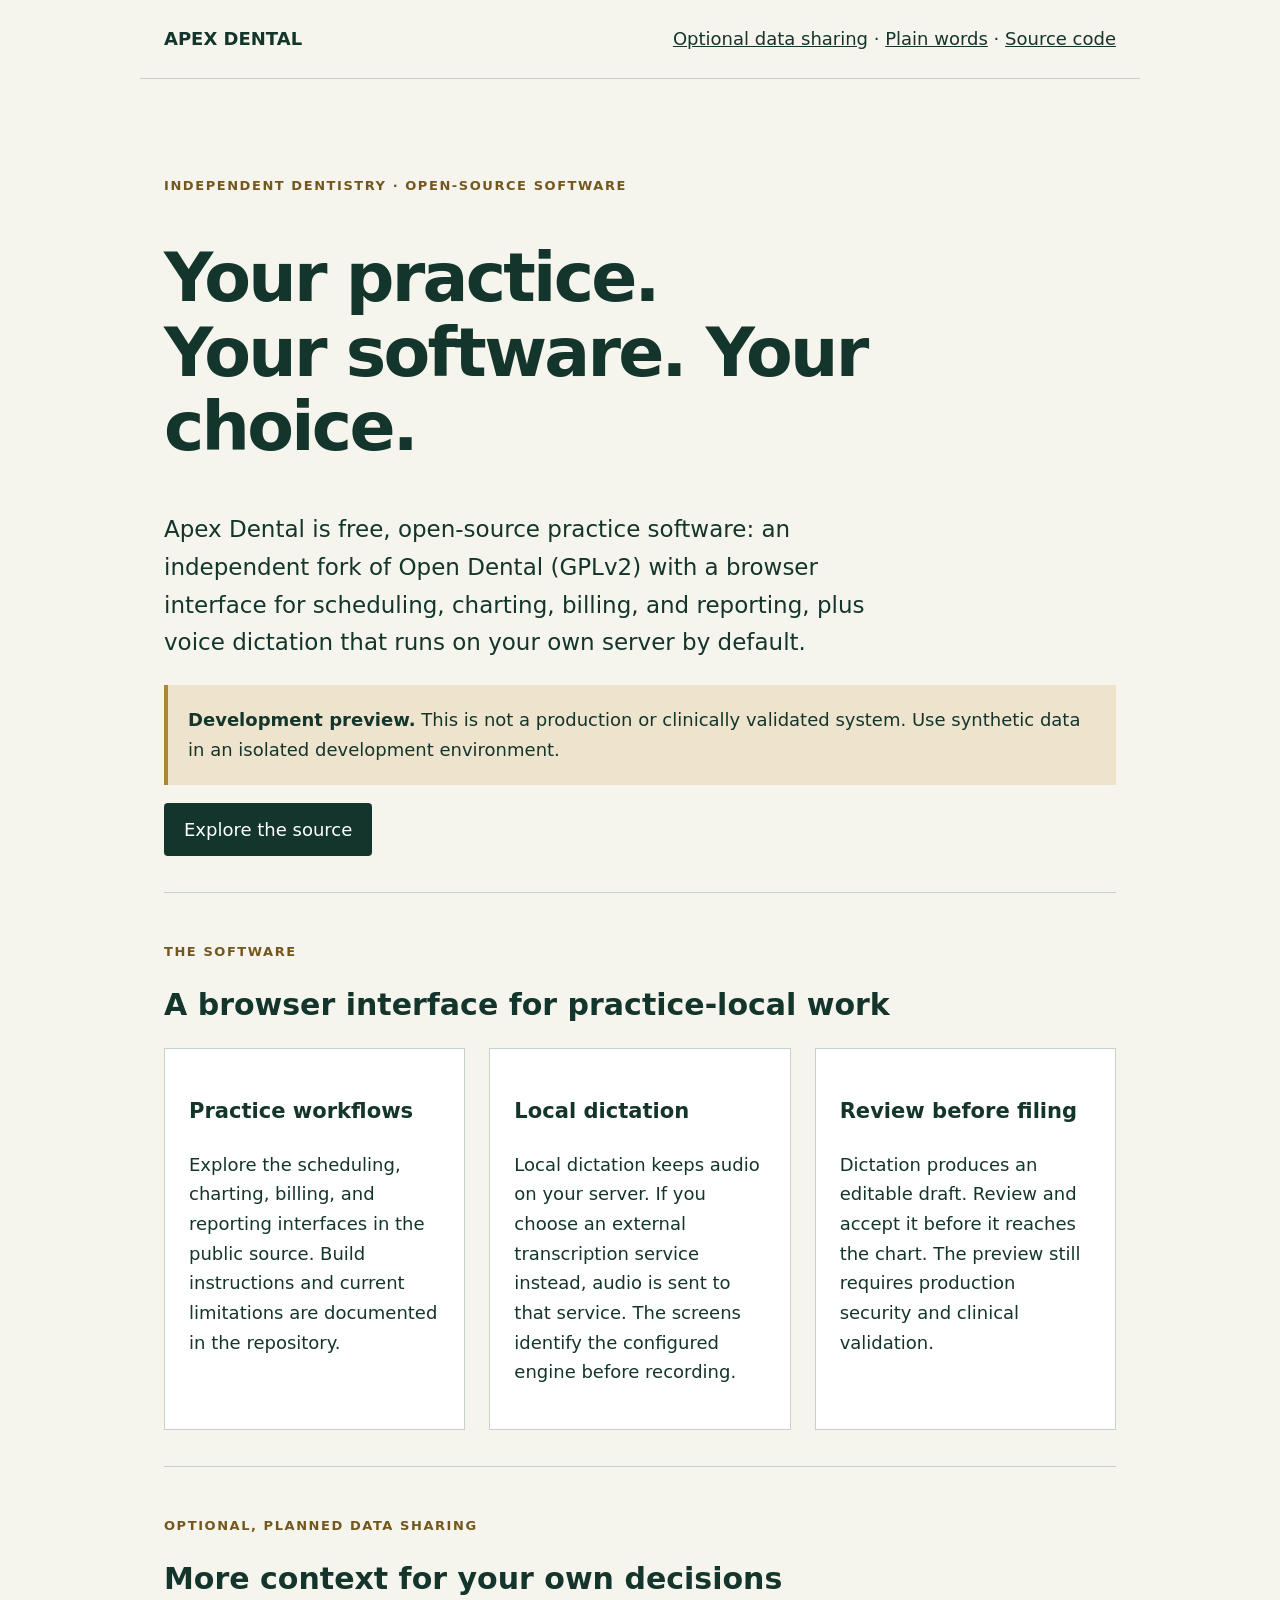
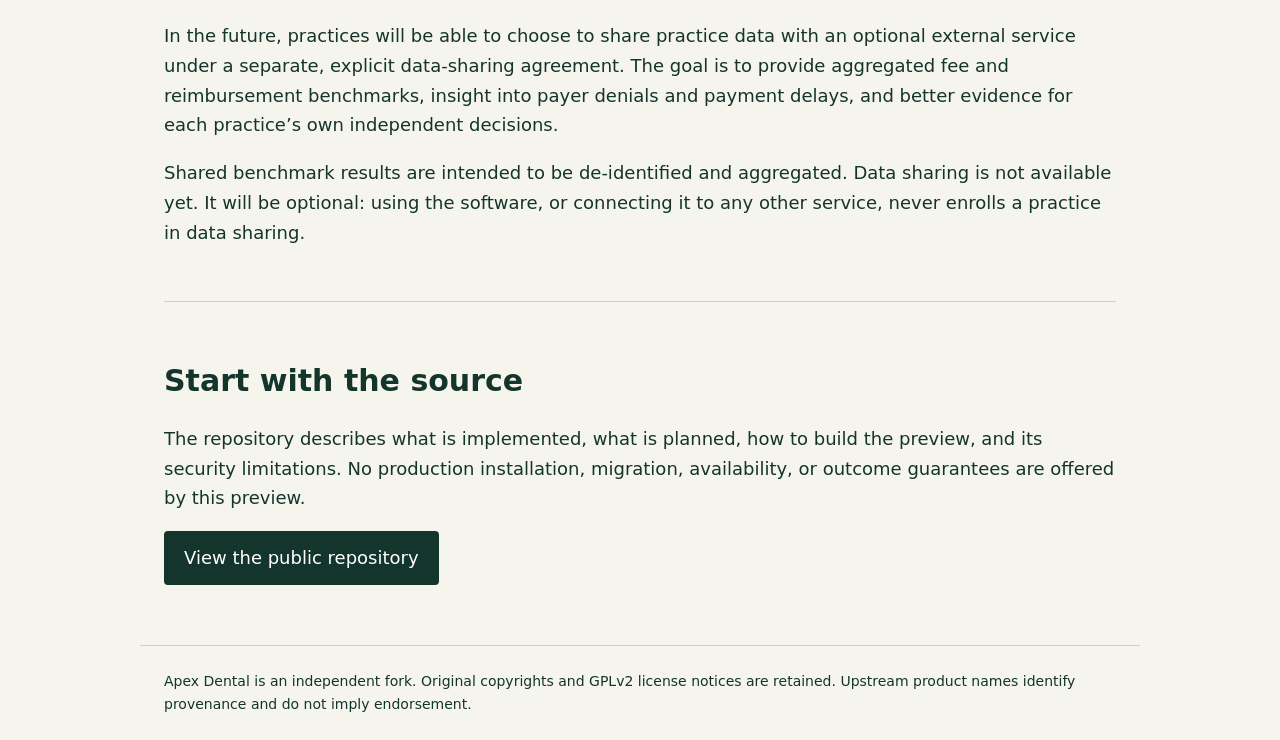
<file: site/apex-dental.html>
<!doctype html>
<html lang="en">
<head>
<meta charset="utf-8"><meta name="viewport" content="width=device-width,initial-scale=1">
<title>Apex Dental — practice software for independent dentistry</title>
<meta name="description" content="An open-source dental practice software preview, with local dictation and optional future data sharing for reimbursement insights.">
<style>
:root{color-scheme:light;--ink:#14352b;--paper:#f5f5ed;--accent:#b18335}*{box-sizing:border-box}body{margin:0;background:var(--paper);color:var(--ink);font:18px/1.65 system-ui,sans-serif}main,nav,footer{max-width:1000px;margin:auto;padding:24px}nav{display:flex;justify-content:space-between;gap:24px;flex-wrap:wrap;border-bottom:1px solid #c6d1c8}a{color:inherit}header{padding:60px 0 36px}h1{font-size:clamp(36px,6vw,68px);line-height:1.1;max-width:850px;letter-spacing:-.04em}h2{line-height:1.2;font-size:30px}.intro{font-size:23px;max-width:760px}.tag{font:600 13px/1.5 system-ui,sans-serif;letter-spacing:.12em;text-transform:uppercase;color:#73571e}.button{display:inline-block;padding:12px 20px;border-radius:4px;background:var(--ink);color:white;text-decoration:none}.grid{display:grid;grid-template-columns:repeat(auto-fit,minmax(230px,1fr));gap:24px}article{border:1px solid #c6d1c8;padding:24px;background:#fff}section{padding:36px 0;border-top:1px solid #c6d1c8}.notice{background:#eee4ce;padding:20px;border-left:4px solid var(--accent)}footer{font-size:14px;border-top:1px solid #c6d1c8}
</style>
</head>
<body>
<nav><strong>APEX DENTAL</strong><div><a href="#sharing">Optional data sharing</a> · <a href="apex-plain-explanation.html">Plain words</a> · <a href="https://github.com/interregna/apex-dental">Source code</a></div></nav>
<main>
<header><p class="tag">Independent dentistry · Open-source software</p><h1>Your practice.<br>Your software. Your choice.</h1><p class="intro">Apex Dental is free, open-source practice software: an independent fork of Open Dental (GPLv2) with a browser interface for scheduling, charting, billing, and reporting, plus voice dictation that runs on your own server by default.</p><p class="notice"><strong>Development preview.</strong> This is not a production or clinically validated system. Use synthetic data in an isolated development environment.</p><a class="button" href="https://github.com/interregna/apex-dental">Explore the source</a></header>
<section><p class="tag">The software</p><h2>A browser interface for practice-local work</h2><div class="grid"><article><h3>Practice workflows</h3><p>Explore the scheduling, charting, billing, and reporting interfaces in the public source. Build instructions and current limitations are documented in the repository.</p></article><article><h3>Local dictation</h3><p>Local dictation keeps audio on your server. If you choose an external transcription service instead, audio is sent to that service. The screens identify the configured engine before recording.</p></article><article><h3>Review before filing</h3><p>Dictation produces an editable draft. Review and accept it before it reaches the chart. The preview still requires production security and clinical validation.</p></article></div></section>
<section id="sharing"><p class="tag">Optional, planned data sharing</p><h2>More context for your own decisions</h2><p>In the future, practices will be able to choose to share practice data with an optional external service under a separate, explicit data-sharing agreement. The goal is to provide aggregated fee and reimbursement benchmarks, insight into payer denials and payment delays, and better evidence for each practice’s own independent decisions.</p><p>Shared benchmark results are intended to be de-identified and aggregated. Data sharing is not available yet. It will be optional: using the software, or connecting it to any other service, never enrolls a practice in data sharing.</p></section>
<section><h2>Start with the source</h2><p>The repository describes what is implemented, what is planned, how to build the preview, and its security limitations. No production installation, migration, availability, or outcome guarantees are offered by this preview.</p><a class="button" href="https://github.com/interregna/apex-dental">View the public repository</a></section>
</main>
<footer>Apex Dental is an independent fork. Original copyrights and GPLv2 license notices are retained. Upstream product names identify provenance and do not imply endorsement.</footer>
</body></html>
</file>
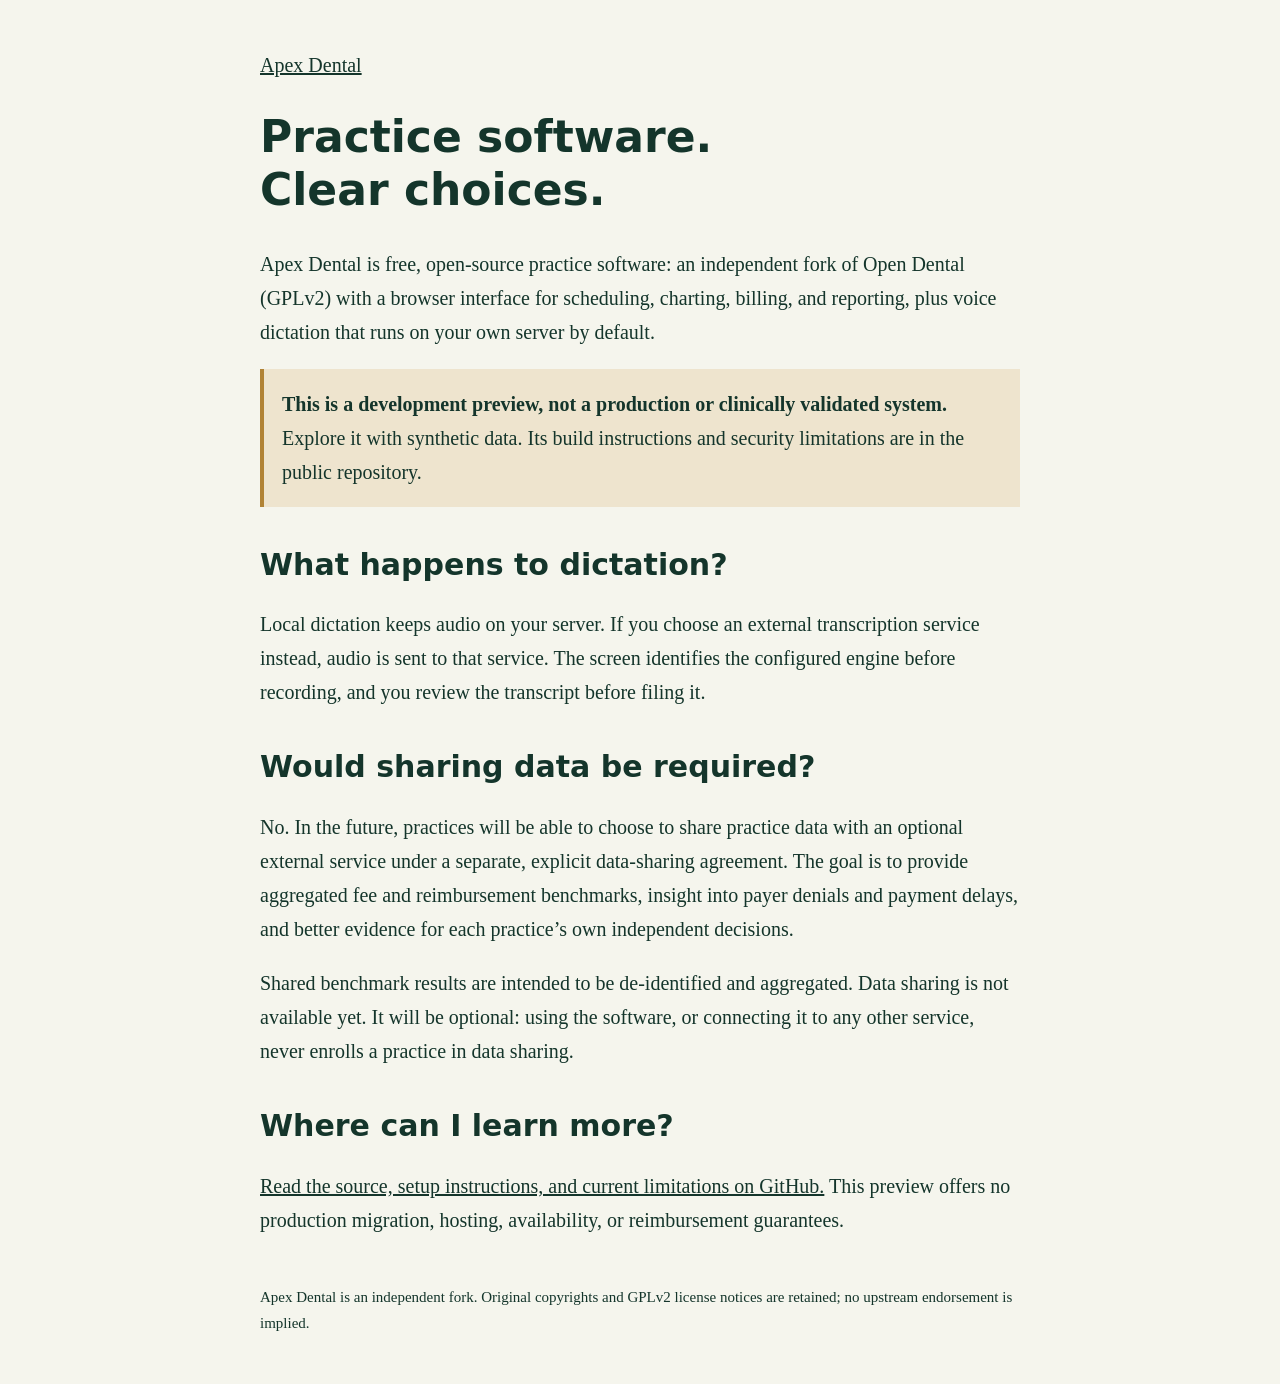
<file: site/apex-plain-explanation.html>
<!doctype html><html lang="en"><head><meta charset="utf-8"><meta name="viewport" content="width=device-width,initial-scale=1"><title>Apex Dental — in plain words</title><style>:root{color-scheme:light}body{background:#f5f5ed;color:#14352b;font:20px/1.7 Georgia,serif;margin:auto;max-width:760px;padding:48px 24px}h1,h2{font-family:system-ui,sans-serif;line-height:1.2}h1{font-size:44px}h2{margin-top:40px}a{color:inherit}.notice{padding:18px;background:#eee4ce;border-left:4px solid #b18335}footer{font-size:15px;margin-top:48px}</style></head><body><a href="apex-dental.html">Apex Dental</a><h1>Practice software.<br>Clear choices.</h1><p>Apex Dental is free, open-source practice software: an independent fork of Open Dental (GPLv2) with a browser interface for scheduling, charting, billing, and reporting, plus voice dictation that runs on your own server by default.</p><p class="notice"><strong>This is a development preview, not a production or clinically validated system.</strong> Explore it with synthetic data. Its build instructions and security limitations are in the public repository.</p><h2>What happens to dictation?</h2><p>Local dictation keeps audio on your server. If you choose an external transcription service instead, audio is sent to that service. The screen identifies the configured engine before recording, and you review the transcript before filing it.</p><h2>Would sharing data be required?</h2><p>No. In the future, practices will be able to choose to share practice data with an optional external service under a separate, explicit data-sharing agreement. The goal is to provide aggregated fee and reimbursement benchmarks, insight into payer denials and payment delays, and better evidence for each practice’s own independent decisions.</p><p>Shared benchmark results are intended to be de-identified and aggregated. Data sharing is not available yet. It will be optional: using the software, or connecting it to any other service, never enrolls a practice in data sharing.</p><h2>Where can I learn more?</h2><p><a href="https://github.com/interregna/apex-dental">Read the source, setup instructions, and current limitations on GitHub.</a> This preview offers no production migration, hosting, availability, or reimbursement guarantees.</p><footer>Apex Dental is an independent fork. Original copyrights and GPLv2 license notices are retained; no upstream endorsement is implied.</footer></body></html>
</file>
